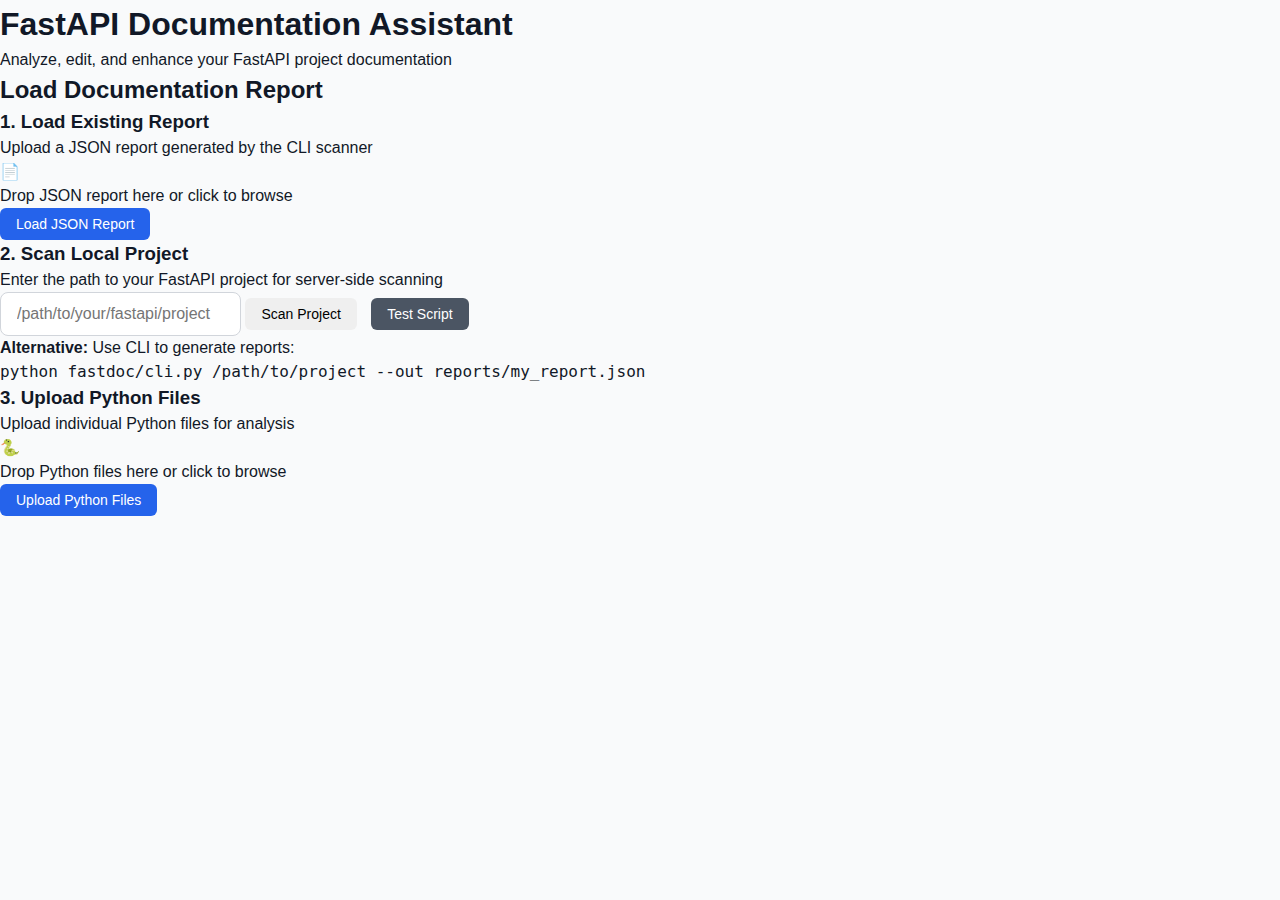
<file: frontend/index.html>
<!DOCTYPE html>
<html lang="en">
<head>
    <meta charset="UTF-8">
    <meta name="viewport" content="width=device-width, initial-scale=1.0">
    <title>FastAPI Documentation Assistant</title>
    <link rel="stylesheet" href="styles.css">
</head>
<body>
    <div class="container">
        <header>
            <h1>FastAPI Documentation Assistant</h1>
            <p>Analyze, edit, and enhance your FastAPI project documentation</p>
        </header>

        <main>
            <!-- Project Selection Section -->
            <section class="section" id="project-section">
                <h2>Load Documentation Report</h2>
                
                <!-- Method 1: Load existing report -->
                <div class="method-card">
                    <h3>1. Load Existing Report</h3>
                    <p>Upload a JSON report generated by the CLI scanner</p>
                    <div class="upload-area" id="json-upload-area">
                        <div class="upload-content">
                            <div class="upload-icon">📄</div>
                            <p>Drop JSON report here or click to browse</p>
                            <input type="file" id="json-file-input" accept=".json" style="display: none;">
                            <button class="btn btn-primary" onclick="document.getElementById('json-file-input').click()">
                                Load JSON Report
                            </button>
                        </div>
                    </div>
                </div>

                <!-- Method 2: Scan local project path -->
                <div class="method-card">
                    <h3>2. Scan Local Project</h3>
                    <p>Enter the path to your FastAPI project for server-side scanning</p>
                    <div class="path-input-area">
                        <input type="text" id="project-path-input" placeholder="/path/to/your/fastapi/project" class="path-input">
                        <button class="btn btn-success" onclick="scanLocalProject()">
                            Scan Project
                        </button>
                        <button class="btn btn-secondary" onclick="testFunction()" style="margin-left: 10px;">
                            Test Script
                        </button>
                    </div>
                    <div class="cli-hint">
                        <p><strong>Alternative:</strong> Use CLI to generate reports:</p>
                        <code>python fastdoc/cli.py /path/to/project --out reports/my_report.json</code>
                    </div>
                </div>

                <!-- Method 3: Upload individual files -->
                <div class="method-card">
                    <h3>3. Upload Python Files</h3>
                    <p>Upload individual Python files for analysis</p>
                    <div class="upload-area" id="files-upload-area">
                        <div class="upload-content">
                            <div class="upload-icon">🐍</div>
                            <p>Drop Python files here or click to browse</p>
                            <input type="file" id="python-files-input" multiple accept=".py" style="display: none;">
                            <button class="btn btn-primary" onclick="document.getElementById('python-files-input').click()">
                                Upload Python Files
                            </button>
                        </div>
                    </div>
                </div>

                <div class="project-info" id="project-info" style="display: none;">
                    <h3>Project Details</h3>
                    <div class="info-grid">
                        <div class="info-item">
                            <span class="label">Project Path:</span>
                            <span id="project-path"></span>
                        </div>
                        <div class="info-item">
                            <span class="label">Python Files:</span>
                            <span id="file-count"></span>
                        </div>
                        <div class="info-item">
                            <span class="label">FastAPI Detected:</span>
                            <span id="fastapi-status"></span>
                        </div>
                    </div>
                    <button class="btn btn-success" id="scan-btn" onclick="scanProject()">
                        Scan Project Now
                    </button>
                </div>
            </section>

            <!-- Scanning Progress -->
            <section class="section" id="scanning-section" style="display: none;">
                <h2>Scanning Project</h2>
                <div class="progress-container">
                    <div class="progress-bar">
                        <div class="progress-fill" id="progress-fill"></div>
                    </div>
                    <div class="progress-text">
                        <span id="progress-percentage">0%</span>
                        <span id="current-file"></span>
                    </div>
                </div>
            </section>

            <!-- Results Section -->
            <section class="section" id="results-section" style="display: none;">
                <h2>Documentation Overview</h2>
                
                <div class="stats-grid">
                    <div class="stat-card">
                        <h3 id="total-items">0</h3>
                        <p>Total Items</p>
                    </div>
                    <div class="stat-card">
                        <h3 id="documented-items">0</h3>
                        <p>Documented</p>
                    </div>
                    <div class="stat-card">
                        <h3 id="missing-docs">0</h3>
                        <p>Missing Docs</p>
                    </div>
                    <div class="stat-card">
                        <h3 id="coverage-percent">0%</h3>
                        <p>Coverage</p>
                    </div>
                </div>

                <!-- Confluence Integration Panel -->
                <div class="confluence-panel" id="confluence-panel" style="display: none;">
                    <h3>Confluence Integration</h3>
                    <div class="confluence-status" id="confluence-status">
                        <span id="confluence-status-text">Checking...</span>
                    </div>
                    <div class="confluence-actions">
                        <button class="btn btn-primary" onclick="publishCoverageReport()" id="publish-coverage-btn" disabled>
                            Publish Coverage Report
                        </button>
                        <button class="btn btn-secondary" onclick="publishAllEndpoints()" id="publish-endpoints-btn" disabled>
                            Publish All Endpoints
                        </button>
                    </div>
                </div>

                <!-- UML Generation Panel -->
                <div class="uml-panel" id="uml-panel" style="display: none;">
                    <h3>UML Diagram Generation</h3>
                    <div class="uml-controls">
                        <div class="control-group">
                            <label for="uml-config">Diagram Type:</label>
                            <select id="uml-config">
                                <option value="overview">Class Overview</option>
                                <option value="detailed">Detailed Classes</option>
                                <option value="services">Service Layer</option>
                                <option value="models">Data Models</option>
                                <option value="fastapi">FastAPI Architecture</option>
                            </select>
                        </div>
                        <button onclick="generateUMLDiagram()" class="btn btn-success">
                            Generate UML Diagram
                        </button>
                        <button onclick="showCustomUMLConfig()" class="btn btn-secondary" style="margin-left: 10px;">
                            Custom Configuration
                        </button>
                    </div>
                    
                    <div class="uml-results" id="uml-results" style="display: none;">
                        <div class="diagram-container">
                            <h4>Generated Diagrams</h4>
                            <div id="main-diagram-container"></div>
                            <div id="additional-diagrams-container"></div>
                        </div>
                        <div class="diagram-source" style="margin-top: 20px;">
                            <details>
                                <summary>PlantUML Source Code</summary>
                                <pre id="plantuml-source"></pre>
                            </details>
                        </div>
                    </div>
                </div>

                <!-- Custom UML Configuration Modal -->
                <div class="modal" id="custom-uml-modal" style="display: none;">
                    <div class="modal-content">
                        <h3>Custom UML Configuration</h3>
                        <div class="config-grid">
                            <div class="config-group">
                                <label><input type="checkbox" id="include-methods" checked> Include Methods</label>
                                <label><input type="checkbox" id="include-attributes" checked> Include Attributes</label>
                                <label><input type="checkbox" id="include-private"> Include Private Members</label>
                                <label><input type="checkbox" id="show-stereotypes" checked> Show Stereotypes</label>
                                <label><input type="checkbox" id="color-by-type" checked> Color by Type</label>
                                <label><input type="checkbox" id="group-by-package" checked> Group by Package</label>
                            </div>
                            <div class="config-group">
                                <label for="max-classes">Max Classes: <input type="number" id="max-classes" value="20" min="1" max="50"></label>
                                <label for="layout-direction">Layout Direction:
                                    <select id="layout-direction">
                                        <option value="top to bottom direction">Top to Bottom</option>
                                        <option value="left to right direction">Left to Right</option>
                                    </select>
                                </label>
                            </div>
                        </div>
                        <div class="modal-actions">
                            <button onclick="generateCustomUML()" class="btn btn-primary">Generate</button>
                            <button onclick="closeCustomUMLModal()" class="btn btn-secondary">Cancel</button>
                        </div>
                    </div>
                </div>

                <div class="filters">
                    <select id="type-filter">
                        <option value="">All Types</option>
                        <option value="FUNCTION">Functions</option>
                        <option value="CLASS">Classes</option>
                        <option value="ENDPOINT">Endpoints</option>
                        <option value="MODULE">Modules</option>
                    </select>
                    
                    <select id="doc-filter">
                        <option value="">All Items</option>
                        <option value="missing">Missing Documentation</option>
                        <option value="documented">Has Documentation</option>
                    </select>
                </div>

                <div class="table-container">
                    <table id="docs-table">
                        <thead>
                            <tr>
                                <th>Module</th>
                                <th>Name</th>
                                <th>Type</th>
                                <th>Has Doc</th>
                                <th>Coverage</th>
                                <th>Quality</th>
                                <th>Actions</th>
                            </tr>
                        </thead>
                        <tbody id="docs-table-body">
                        </tbody>
                    </table>
                </div>
            </section>

            <!-- Editor Section -->
            <section class="section" id="editor-section" style="display: none;">
                <h2>Documentation Editor</h2>
                
                <div class="editor-header">
                    <h3 id="editor-title">Edit Documentation</h3>
                    <button class="btn btn-secondary" onclick="closeEditor()">Close</button>
                </div>

                <div class="editor-content">
                    <div class="editor-left">
                        <div class="item-details">
                            <h4>Item Information</h4>
                            <div class="detail-grid">
                                <div class="detail-item">
                                    <span class="label">Module:</span>
                                    <span id="edit-module"></span>
                                </div>
                                <div class="detail-item">
                                    <span class="label">Name:</span>
                                    <span id="edit-name"></span>
                                </div>
                                <div class="detail-item">
                                    <span class="label">Type:</span>
                                    <span id="edit-type"></span>
                                </div>
                                <div class="detail-item">
                                    <span class="label">File:</span>
                                    <span id="edit-file"></span>
                                </div>
                                <div class="detail-item">
                                    <span class="label">Line:</span>
                                    <span id="edit-line"></span>
                                </div>
                            </div>
                        </div>

                        <div class="source-preview">
                            <h4>Source Preview</h4>
                            <pre id="source-code"></pre>
                        </div>
                    </div>

                    <div class="editor-right">
                        <div class="docstring-editor">
                            <h4>Docstring Editor</h4>
                            <textarea id="docstring-textarea" placeholder="Enter docstring content (without triple quotes)"></textarea>
                            
                            <div class="editor-actions">
                                <button class="btn btn-primary" onclick="saveDocstring()">Save Docstring</button>
                                <button class="btn btn-secondary" onclick="generateAI()" id="ai-btn">Generate with AI</button>
                                <button class="btn btn-warning" onclick="resetDocstring()">Reset</button>
                            </div>
                        </div>

                        <div class="preview-section">
                            <h4>Preview</h4>
                            <pre id="docstring-preview"></pre>
                        </div>
                    </div>
                </div>
            </section>
        </main>

        <!-- OpenAI Configuration Modal -->
        <div class="modal" id="openai-modal" style="display: none;">
            <div class="modal-content">
                <h3>OpenAI Configuration</h3>
                <p>Enter your OpenAI API key to enable AI-powered docstring generation:</p>
                <input type="password" id="openai-key" placeholder="sk-...">
                <div class="modal-actions">
                    <button class="btn btn-primary" onclick="saveOpenAIKey()">Save</button>
                    <button class="btn btn-secondary" onclick="closeModal()">Cancel</button>
                </div>
            </div>
        </div>
    </div>

    <script src="script.js"></script>
</body>
</html>
</file>
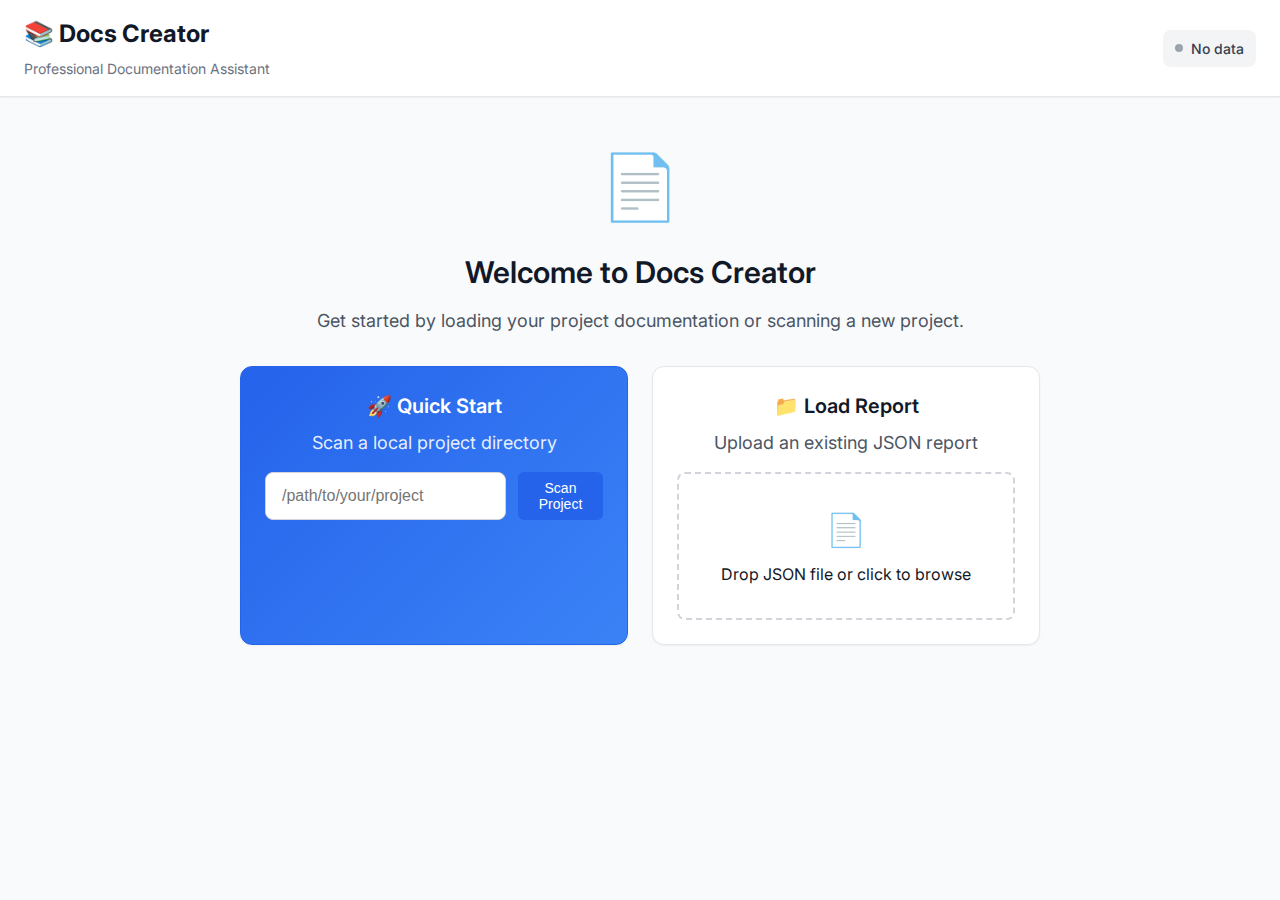
<file: frontend/index_new.html>
<!DOCTYPE html>
<html lang="en">
<head>
    <meta charset="UTF-8">
    <meta name="viewport" content="width=device-width, initial-scale=1.0">
    <title>Docs Creator - Documentation Assistant</title>
    <link rel="stylesheet" href="styles_new.css">
    <link href="https://fonts.googleapis.com/css2?family=Inter:wght@300;400;500;600;700&display=swap" rel="stylesheet">
</head>
<body>
    <div class="app-container">
        <!-- Header -->
        <header class="header">
            <div class="header-content">
                <div class="brand">
                    <h1>📚 Docs Creator</h1>
                    <span class="tagline">Professional Documentation Assistant</span>
                </div>
                <div class="header-actions">
                    <div class="status-indicator" id="data-status">
                        <span class="status-dot"></span>
                        <span class="status-text">No Data</span>
                    </div>
                </div>
            </div>
        </header>

        <!-- Main Dashboard -->
        <main class="dashboard" id="dashboard">
            <!-- Empty State -->
            <div class="empty-state" id="empty-state">
                <div class="empty-content">
                    <div class="empty-icon">📄</div>
                    <h2>Welcome to Docs Creator</h2>
                    <p>Get started by loading your project documentation or scanning a new project.</p>
                    
                    <div class="start-options">
                        <div class="option-card primary">
                            <h3>🚀 Quick Start</h3>
                            <p>Scan a local project directory</p>
                            <div class="input-group">
                                <input type="text" id="project-path-input" placeholder="/path/to/your/project" class="path-input">
                                <button onclick="scanLocalProject()" class="btn btn-primary">Scan Project</button>
                            </div>
                        </div>
                        
                        <div class="option-card">
                            <h3>📁 Load Report</h3>
                            <p>Upload an existing JSON report</p>
                            <div class="file-drop" id="json-drop-zone">
                                <input type="file" id="json-file-input" accept=".json" style="display: none;">
                                <div class="drop-content">
                                    <span class="drop-icon">📄</span>
                                    <span>Drop JSON file or click to browse</span>
                                </div>
                            </div>
                        </div>
                    </div>
                </div>
            </div>

            <!-- Loading State -->
            <div class="loading-state" id="loading-state" style="display: none;">
                <div class="loading-content">
                    <div class="loading-spinner"></div>
                    <h3>Processing Your Project</h3>
                    <p id="loading-message">Scanning files...</p>
                    <div class="progress-bar">
                        <div class="progress-fill" id="progress-fill"></div>
                    </div>
                    <span class="progress-text" id="progress-text">0%</span>
                </div>
            </div>

            <!-- Main Dashboard Grid -->
            <div class="dashboard-grid" id="main-dashboard" style="display: none;">
                <!-- Overview Card -->
                <div class="card overview-card">
                    <div class="card-header">
                        <h3>Project Overview</h3>
                        <div class="card-actions">
                            <button class="btn-icon" onclick="refreshData()" title="Refresh">
                                <span>🔄</span>
                            </button>
                        </div>
                    </div>
                    <div class="card-body">
                        <div class="stats-grid">
                            <div class="stat-item">
                                <div class="stat-value" id="total-items">-</div>
                                <div class="stat-label">Total Items</div>
                            </div>
                            <div class="stat-item">
                                <div class="stat-value" id="documented-items">-</div>
                                <div class="stat-label">Documented</div>
                            </div>
                            <div class="stat-item">
                                <div class="stat-value" id="coverage-percent">-</div>
                                <div class="stat-label">Coverage</div>
                            </div>
                            <div class="stat-item">
                                <div class="stat-value" id="missing-docs">-</div>
                                <div class="stat-label">Missing Docs</div>
                            </div>
                        </div>
                        
                        <div class="coverage-visual">
                            <div class="coverage-bar-container">
                                <div class="coverage-bar" id="coverage-bar"></div>
                            </div>
                        </div>
                    </div>
                </div>

                <!-- Actions Card -->
                <div class="card actions-card">
                    <div class="card-header">
                        <h3>Documentation Tools</h3>
                    </div>
                    <div class="card-body">
                        <div class="action-buttons">
                            <button onclick="generateUMLDashboard()" class="action-btn uml-btn">
                                <span class="btn-icon">🔗</span>
                                <div class="btn-content">
                                    <div class="btn-title">UML Diagrams</div>
                                    <div class="btn-subtitle">Visual system architecture</div>
                                </div>
                            </button>
                            
                            <button onclick="generateLatexDashboard()" class="action-btn latex-btn">
                                <span class="btn-icon">📄</span>
                                <div class="btn-content">
                                    <div class="btn-title">PDF Documentation</div>
                                    <div class="btn-subtitle">Professional LaTeX output</div>
                                </div>
                            </button>
                            
                            <button onclick="openConfluenceDashboard()" class="action-btn confluence-btn" id="confluence-action">
                                <span class="btn-icon">🌐</span>
                                <div class="btn-content">
                                    <div class="btn-title">Confluence</div>
                                    <div class="btn-subtitle">Team collaboration</div>
                                </div>
                            </button>
                        </div>
                    </div>
                </div>

                <!-- Data Table Card -->
                <div class="card table-card">
                    <div class="card-header">
                        <h3>Documentation Items</h3>
                        <div class="card-actions">
                            <div class="filters">
                                <select id="type-filter" class="filter-select">
                                    <option value="">All Types</option>
                                    <option value="FUNCTION">Functions</option>
                                    <option value="CLASS">Classes</option>
                                    <option value="ENDPOINT">Endpoints</option>
                                    <option value="MODULE">Modules</option>
                                </select>
                                
                                <select id="doc-filter" class="filter-select">
                                    <option value="">All Items</option>
                                    <option value="missing">Missing Documentation</option>
                                    <option value="documented">Has Documentation</option>
                                </select>
                            </div>
                        </div>
                    </div>
                    <div class="card-body">
                        <div class="table-container">
                            <table class="data-table">
                                <thead>
                                    <tr>
                                        <th>Module</th>
                                        <th>Name</th>
                                        <th>Type</th>
                                        <th>Documented</th>
                                        <th>Coverage</th>
                                        <th>Quality</th>
                                        <th>Actions</th>
                                    </tr>
                                </thead>
                                <tbody id="docs-table-body">
                                    <!-- Dynamic content -->
                                </tbody>
                            </table>
                        </div>
                    </div>
                </div>
            </div>
        </main>

        <!-- Action Modals -->
        <div class="modal" id="uml-modal" style="display: none;">
            <div class="modal-content">
                <div class="modal-header">
                    <h3>Generate UML Diagrams</h3>
                    <button class="modal-close" onclick="closeModal('uml-modal')">&times;</button>
                </div>
                <div class="modal-body">
                    <p>Choose the type of UML diagram to generate:</p>
                    <div class="diagram-options">
                        <button onclick="generateUMLType('overview')" class="option-btn">Overview</button>
                        <button onclick="generateUMLType('detailed')" class="option-btn">Detailed</button>
                        <button onclick="generateUMLType('inheritance')" class="option-btn">Inheritance</button>
                        <button onclick="generateUMLType('composition')" class="option-btn">Composition</button>
                    </div>
                </div>
            </div>
        </div>

        <div class="modal" id="latex-modal" style="display: none;">
            <div class="modal-content">
                <div class="modal-header">
                    <h3>Generate PDF Documentation</h3>
                    <button class="modal-close" onclick="closeModal('latex-modal')">&times;</button>
                </div>
                <div class="modal-body">
                    <div class="form-group">
                        <label for="pdf-project-name">Project Name:</label>
                        <input type="text" id="pdf-project-name" value="API Documentation" class="form-input">
                    </div>
                    <div class="form-group">
                        <label>
                            <input type="checkbox" id="include-uml-pdf" checked> Include UML Diagrams
                        </label>
                    </div>
                    <button onclick="generatePDF()" class="btn btn-primary full-width">Generate PDF</button>
                    <div id="pdf-status" class="status-message"></div>
                </div>
            </div>
        </div>

        <!-- Editor Panel (slide-in from right) -->
        <div class="editor-panel" id="editor-panel" style="display: none;">
            <div class="editor-header">
                <h3 id="editor-title">Edit Documentation</h3>
                <button class="editor-close" onclick="closeEditor()">&times;</button>
            </div>
            <div class="editor-content">
                <div class="editor-info">
                    <div class="info-grid">
                        <div class="info-item">
                            <label>Module:</label>
                            <span id="edit-module"></span>
                        </div>
                        <div class="info-item">
                            <label>Name:</label>
                            <span id="edit-name"></span>
                        </div>
                        <div class="info-item">
                            <label>Type:</label>
                            <span id="edit-type"></span>
                        </div>
                        <div class="info-item">
                            <label>File:</label>
                            <span id="edit-file"></span>
                        </div>
                    </div>
                </div>
                
                <div class="editor-source">
                    <h4>Source Code</h4>
                    <pre id="source-code" class="source-preview"></pre>
                </div>
                
                <div class="editor-docstring">
                    <div class="docstring-header">
                        <h4>Documentation</h4>
                        <div class="docstring-actions">
                            <button onclick="generateAI()" class="btn btn-secondary" id="ai-btn">✨ AI Generate</button>
                            <button onclick="resetDocstring()" class="btn btn-outline">Reset</button>
                        </div>
                    </div>
                    <textarea id="docstring-textarea" placeholder="Enter documentation..." class="docstring-input"></textarea>
                    <div class="preview-section">
                        <h5>Preview</h5>
                        <pre id="docstring-preview" class="docstring-preview"></pre>
                    </div>
                    <button onclick="saveDocstring()" class="btn btn-primary full-width">Save Documentation</button>
                </div>
            </div>
        </div>

        <!-- OpenAI Modal -->
        <div class="modal" id="openai-modal" style="display: none;">
            <div class="modal-content">
                <div class="modal-header">
                    <h3>OpenAI Configuration</h3>
                    <button class="modal-close" onclick="closeModal('openai-modal')">&times;</button>
                </div>
                <div class="modal-body">
                    <div class="form-group">
                        <label for="openai-key">API Key:</label>
                        <input type="password" id="openai-key" placeholder="sk-..." class="form-input">
                    </div>
                    <button onclick="saveOpenAIKey()" class="btn btn-primary full-width">Save Key</button>
                </div>
            </div>
        </div>
    </div>

    <script src="script_new.js"></script>
</body>
</html>
</file>
<file: frontend/styles.css>
/* Modern Documentation Dashboard - 2025 Design */

* {
    margin: 0;
    padding: 0;
    box-sizing: border-box;
}

:root {
    /* Colors - Modern 2025 Palette */
    --color-primary: #2563eb;
    --color-primary-hover: #1d4ed8;
    --color-success: #059669;
    --color-warning: #ea580c;
    --color-error: #dc2626;
    
    --color-gray-50: #f9fafb;
    --color-gray-100: #f3f4f6;
    --color-gray-200: #e5e7eb;
    --color-gray-300: #d1d5db;
    --color-gray-400: #9ca3af;
    --color-gray-500: #6b7280;
    --color-gray-600: #4b5563;
    --color-gray-700: #374151;
    --color-gray-800: #1f2937;
    --color-gray-900: #111827;
    
    /* Typography */
    --font-family: 'Inter', -apple-system, BlinkMacSystemFont, 'Segoe UI', sans-serif;
    --font-size-xs: 0.75rem;
    --font-size-sm: 0.875rem;
    --font-size-base: 1rem;
    --font-size-lg: 1.125rem;
    --font-size-xl: 1.25rem;
    --font-size-2xl: 1.5rem;
    --font-size-3xl: 1.875rem;
    
    /* Spacing */
    --space-1: 0.25rem;
    --space-2: 0.5rem;
    --space-3: 0.75rem;
    --space-4: 1rem;
    --space-5: 1.25rem;
    --space-6: 1.5rem;
    --space-8: 2rem;
    --space-12: 3rem;
    --space-16: 4rem;
    
    /* Shadows */
    --shadow-sm: 0 1px 2px 0 rgb(0 0 0 / 0.05);
    --shadow-md: 0 4px 6px -1px rgb(0 0 0 / 0.1), 0 2px 4px -2px rgb(0 0 0 / 0.1);
    --shadow-lg: 0 10px 15px -3px rgb(0 0 0 / 0.1), 0 4px 6px -4px rgb(0 0 0 / 0.1);
    
    /* Border radius */
    --radius-sm: 0.25rem;
    --radius-md: 0.375rem;
    --radius-lg: 0.5rem;
    --radius-xl: 0.75rem;
}

body {
    font-family: var(--font-family);
    font-size: var(--font-size-base);
    line-height: 1.5;
    color: var(--color-gray-900);
    background-color: var(--color-gray-50);
    overflow-x: hidden;
}

/* App Container */
.app-container {
    min-height: 100vh;
    display: flex;
    flex-direction: column;
}

/* Header */
.header {
    background: white;
    border-bottom: 1px solid var(--color-gray-200);
    box-shadow: var(--shadow-sm);
    position: sticky;
    top: 0;
    z-index: 40;
}

.header-content {
    max-width: 1400px;
    margin: 0 auto;
    padding: var(--space-4) var(--space-6);
    display: flex;
    justify-content: space-between;
    align-items: center;
}

.brand h1 {
    font-size: var(--font-size-2xl);
    font-weight: 700;
    color: var(--color-gray-900);
    margin-bottom: var(--space-1);
}

.tagline {
    font-size: var(--font-size-sm);
    color: var(--color-gray-500);
    font-weight: 400;
}

.status-indicator {
    display: flex;
    align-items: center;
    gap: var(--space-2);
    padding: var(--space-2) var(--space-3);
    background: var(--color-gray-100);
    border-radius: var(--radius-lg);
}

.status-dot {
    width: 8px;
    height: 8px;
    border-radius: 50%;
    background: var(--color-gray-400);
}

.status-dot.active {
    background: var(--color-success);
}

.status-text {
    font-size: var(--font-size-sm);
    font-weight: 500;
    color: var(--color-gray-700);
}

/* Dashboard */
.dashboard {
    flex: 1;
    max-width: 1400px;
    margin: 0 auto;
    padding: var(--space-6);
    width: 100%;
}

/* Empty State */
.empty-state {
    display: flex;
    align-items: center;
    justify-content: center;
    min-height: 60vh;
}

.empty-content {
    text-align: center;
    max-width: 800px;
}

.empty-icon {
    font-size: 4rem;
    margin-bottom: var(--space-4);
}

.empty-content h2 {
    font-size: var(--font-size-3xl);
    font-weight: 600;
    color: var(--color-gray-900);
    margin-bottom: var(--space-3);
}

.empty-content p {
    font-size: var(--font-size-lg);
    color: var(--color-gray-600);
    margin-bottom: var(--space-8);
}

.start-options {
    display: grid;
    grid-template-columns: 1fr 1fr;
    gap: var(--space-6);
    margin-top: var(--space-8);
}

.option-card {
    background: white;
    border: 1px solid var(--color-gray-200);
    border-radius: var(--radius-xl);
    padding: var(--space-6);
    box-shadow: var(--shadow-sm);
    transition: all 0.2s ease;
}

.option-card:hover {
    box-shadow: var(--shadow-md);
    transform: translateY(-2px);
}

.option-card.primary {
    border-color: var(--color-primary);
    background: linear-gradient(135deg, var(--color-primary) 0%, #3b82f6 100%);
    color: white;
}

.option-card h3 {
    font-size: var(--font-size-xl);
    font-weight: 600;
    margin-bottom: var(--space-2);
}

.option-card p {
    color: var(--color-gray-600);
    margin-bottom: var(--space-4);
}

.option-card.primary p {
    color: rgba(255, 255, 255, 0.9);
}

.input-group {
    display: flex;
    gap: var(--space-3);
}

.path-input {
    flex: 1;
    padding: var(--space-3) var(--space-4);
    border: 1px solid var(--color-gray-300);
    border-radius: var(--radius-lg);
    font-size: var(--font-size-base);
    transition: border-color 0.2s ease;
}

.path-input:focus {
    outline: none;
    border-color: var(--color-primary);
    box-shadow: 0 0 0 3px rgba(37, 99, 235, 0.1);
}

.file-drop {
    border: 2px dashed var(--color-gray-300);
    border-radius: var(--radius-lg);
    padding: var(--space-8);
    text-align: center;
    cursor: pointer;
    transition: all 0.2s ease;
}

.file-drop:hover {
    border-color: var(--color-primary);
    background: var(--color-gray-50);
}

.drop-content {
    display: flex;
    flex-direction: column;
    align-items: center;
    gap: var(--space-2);
}

.drop-icon {
    font-size: 2rem;
    color: var(--color-gray-400);
}

/* Loading State */
.loading-state {
    display: flex;
    align-items: center;
    justify-content: center;
    min-height: 60vh;
}

.loading-content {
    text-align: center;
    max-width: 400px;
}

.loading-spinner {
    width: 48px;
    height: 48px;
    border: 4px solid var(--color-gray-200);
    border-top-color: var(--color-primary);
    border-radius: 50%;
    animation: spin 1s linear infinite;
    margin: 0 auto var(--space-4);
}

@keyframes spin {
    to { transform: rotate(360deg); }
}

.loading-content h3 {
    font-size: var(--font-size-xl);
    font-weight: 600;
    margin-bottom: var(--space-2);
}

.progress-bar {
    width: 100%;
    height: 8px;
    background: var(--color-gray-200);
    border-radius: var(--radius-lg);
    overflow: hidden;
    margin: var(--space-4) 0;
}

.progress-fill {
    height: 100%;
    background: linear-gradient(90deg, var(--color-primary), #3b82f6);
    border-radius: var(--radius-lg);
    transition: width 0.3s ease;
    width: 0%;
}

.progress-text {
    font-size: var(--font-size-sm);
    font-weight: 500;
    color: var(--color-gray-600);
}

/* Dashboard Grid */
.dashboard-grid {
    display: grid;
    grid-template-columns: 1fr 1fr;
    grid-template-rows: auto auto 1fr;
    gap: var(--space-6);
    grid-template-areas: 
        "overview actions"
        "table table"
        "table table";
}

.overview-card {
    grid-area: overview;
}

.actions-card {
    grid-area: actions;
}

.table-card {
    grid-area: table;
}

/* Cards */
.card {
    background: white;
    border: 1px solid var(--color-gray-200);
    border-radius: var(--radius-xl);
    box-shadow: var(--shadow-sm);
    overflow: hidden;
}

.card-header {
    padding: var(--space-5) var(--space-6);
    border-bottom: 1px solid var(--color-gray-200);
    display: flex;
    justify-content: space-between;
    align-items: center;
}

.card-header h3 {
    font-size: var(--font-size-lg);
    font-weight: 600;
    color: var(--color-gray-900);
}

.card-body {
    padding: var(--space-6);
}

.card-actions {
    display: flex;
    gap: var(--space-2);
}

/* Stats Grid */
.stats-grid {
    display: grid;
    grid-template-columns: repeat(4, 1fr);
    gap: var(--space-4);
    margin-bottom: var(--space-6);
}

.stat-item {
    text-align: center;
}

.stat-value {
    font-size: var(--font-size-2xl);
    font-weight: 700;
    color: var(--color-gray-900);
    line-height: 1;
}

.stat-label {
    font-size: var(--font-size-sm);
    color: var(--color-gray-500);
    margin-top: var(--space-1);
}

.coverage-visual {
    margin-top: var(--space-4);
}

.coverage-bar-container {
    width: 100%;
    height: 12px;
    background: var(--color-gray-200);
    border-radius: var(--radius-lg);
    overflow: hidden;
}

.coverage-bar {
    height: 100%;
    background: linear-gradient(90deg, var(--color-success), #10b981);
    border-radius: var(--radius-lg);
    transition: width 0.6s ease;
    width: 0%;
}

/* Actions */
.action-buttons {
    display: flex;
    flex-direction: column;
    gap: var(--space-3);
}

.action-btn {
    display: flex;
    align-items: center;
    gap: var(--space-4);
    padding: var(--space-4);
    background: white;
    border: 1px solid var(--color-gray-200);
    border-radius: var(--radius-lg);
    cursor: pointer;
    transition: all 0.2s ease;
    text-align: left;
    width: 100%;
}

.action-btn:hover {
    border-color: var(--color-primary);
    box-shadow: var(--shadow-md);
    transform: translateY(-1px);
}

.action-btn .btn-icon {
    font-size: 1.5rem;
    width: 40px;
    height: 40px;
    background: var(--color-gray-100);
    border-radius: var(--radius-lg);
    display: flex;
    align-items: center;
    justify-content: center;
    flex-shrink: 0;
}

.action-btn .btn-title {
    font-weight: 600;
    color: var(--color-gray-900);
    margin-bottom: var(--space-1);
}

.action-btn .btn-subtitle {
    font-size: var(--font-size-sm);
    color: var(--color-gray-500);
}

/* Filters */
.filters {
    display: flex;
    gap: var(--space-3);
}

.filter-select {
    padding: var(--space-2) var(--space-3);
    border: 1px solid var(--color-gray-300);
    border-radius: var(--radius-md);
    font-size: var(--font-size-sm);
    background: white;
}

/* Table */
.table-container {
    overflow-x: auto;
}

.data-table {
    width: 100%;
    border-collapse: collapse;
}

.data-table th {
    text-align: left;
    padding: var(--space-3) var(--space-4);
    font-weight: 600;
    font-size: var(--font-size-sm);
    color: var(--color-gray-700);
    border-bottom: 1px solid var(--color-gray-200);
    background: var(--color-gray-50);
}

.data-table td {
    padding: var(--space-3) var(--space-4);
    border-bottom: 1px solid var(--color-gray-200);
    font-size: var(--font-size-sm);
}

.data-table tr:hover {
    background: var(--color-gray-50);
}

/* Buttons */
.btn {
    display: inline-flex;
    align-items: center;
    justify-content: center;
    padding: var(--space-2) var(--space-4);
    font-size: var(--font-size-sm);
    font-weight: 500;
    border-radius: var(--radius-md);
    border: none;
    cursor: pointer;
    transition: all 0.2s ease;
    text-decoration: none;
    gap: var(--space-2);
}

.btn-primary {
    background: var(--color-primary);
    color: white;
}

.btn-primary:hover {
    background: var(--color-primary-hover);
    transform: translateY(-1px);
    box-shadow: var(--shadow-md);
}

.btn-secondary {
    background: var(--color-gray-600);
    color: white;
}

.btn-secondary:hover {
    background: var(--color-gray-700);
}

.btn-outline {
    background: transparent;
    color: var(--color-gray-700);
    border: 1px solid var(--color-gray-300);
}

.btn-outline:hover {
    background: var(--color-gray-50);
    border-color: var(--color-gray-400);
}

.btn-icon {
    background: transparent;
    border: none;
    cursor: pointer;
    padding: var(--space-2);
    border-radius: var(--radius-md);
    transition: background 0.2s ease;
}

.btn-icon:hover {
    background: var(--color-gray-100);
}

.full-width {
    width: 100%;
}

/* Modals */
.modal {
    position: fixed;
    top: 0;
    left: 0;
    right: 0;
    bottom: 0;
    background: rgba(0, 0, 0, 0.5);
    display: flex;
    align-items: center;
    justify-content: center;
    z-index: 50;
    opacity: 0;
    visibility: hidden;
    transition: all 0.2s ease;
}

.modal.show {
    opacity: 1;
    visibility: visible;
}

.modal-content {
    background: white;
    border-radius: var(--radius-xl);
    box-shadow: var(--shadow-lg);
    max-width: 500px;
    width: 90vw;
    max-height: 90vh;
    overflow: hidden;
}

.modal-header {
    padding: var(--space-5) var(--space-6);
    border-bottom: 1px solid var(--color-gray-200);
    display: flex;
    justify-content: space-between;
    align-items: center;
}

.modal-header h3 {
    font-size: var(--font-size-lg);
    font-weight: 600;
}

.modal-close {
    background: none;
    border: none;
    font-size: 1.5rem;
    cursor: pointer;
    color: var(--color-gray-400);
    padding: var(--space-1);
}

.modal-close:hover {
    color: var(--color-gray-600);
}

.modal-body {
    padding: var(--space-6);
    max-height: 70vh;
    overflow-y: auto;
}

/* Forms */
.form-group {
    margin-bottom: var(--space-4);
}

.form-group label {
    display: block;
    font-weight: 500;
    color: var(--color-gray-700);
    margin-bottom: var(--space-2);
}

.form-input {
    width: 100%;
    padding: var(--space-3) var(--space-4);
    border: 1px solid var(--color-gray-300);
    border-radius: var(--radius-lg);
    font-size: var(--font-size-base);
    transition: border-color 0.2s ease;
}

.form-input:focus {
    outline: none;
    border-color: var(--color-primary);
    box-shadow: 0 0 0 3px rgba(37, 99, 235, 0.1);
}

/* Editor Panel */
.editor-panel {
    position: fixed;
    top: 0;
    right: -600px;
    width: 600px;
    height: 100vh;
    background: white;
    box-shadow: var(--shadow-lg);
    z-index: 45;
    transition: right 0.3s ease;
    overflow-y: auto;
}

.editor-panel.show {
    right: 0;
}

.editor-header {
    padding: var(--space-5) var(--space-6);
    border-bottom: 1px solid var(--color-gray-200);
    display: flex;
    justify-content: space-between;
    align-items: center;
    background: var(--color-gray-50);
    position: sticky;
    top: 0;
    z-index: 1;
}

.editor-close {
    background: none;
    border: none;
    font-size: 1.5rem;
    cursor: pointer;
    color: var(--color-gray-400);
    padding: var(--space-1);
}

.editor-content {
    padding: var(--space-6);
}

.info-grid {
    display: grid;
    grid-template-columns: 1fr 1fr;
    gap: var(--space-4);
    margin-bottom: var(--space-6);
}

.info-item {
    display: flex;
    flex-direction: column;
    gap: var(--space-1);
}

.info-item label {
    font-size: var(--font-size-sm);
    font-weight: 500;
    color: var(--color-gray-500);
}

.info-item span {
    font-family: 'Monaco', 'Menlo', monospace;
    font-size: var(--font-size-sm);
    color: var(--color-gray-900);
}

.source-preview {
    background: var(--color-gray-900);
    color: #f8f8f2;
    padding: var(--space-4);
    border-radius: var(--radius-lg);
    font-family: 'Monaco', 'Menlo', monospace;
    font-size: var(--font-size-sm);
    line-height: 1.4;
    overflow-x: auto;
    margin-bottom: var(--space-6);
}

.docstring-header {
    display: flex;
    justify-content: space-between;
    align-items: center;
    margin-bottom: var(--space-4);
}

.docstring-actions {
    display: flex;
    gap: var(--space-2);
}

.docstring-input {
    width: 100%;
    min-height: 120px;
    padding: var(--space-4);
    border: 1px solid var(--color-gray-300);
    border-radius: var(--radius-lg);
    font-family: var(--font-family);
    font-size: var(--font-size-base);
    resize: vertical;
    margin-bottom: var(--space-4);
}

.docstring-preview {
    background: var(--color-gray-50);
    border: 1px solid var(--color-gray-200);
    border-radius: var(--radius-lg);
    padding: var(--space-4);
    font-family: 'Monaco', 'Menlo', monospace;
    font-size: var(--font-size-sm);
    margin-bottom: var(--space-4);
    white-space: pre-wrap;
}

/* Status Messages */
.status-message {
    margin-top: var(--space-4);
    padding: var(--space-3);
    border-radius: var(--radius-md);
    font-size: var(--font-size-sm);
}

.status-message.success {
    background: #dcfce7;
    color: #166534;
    border: 1px solid #bbf7d0;
}

.status-message.error {
    background: #fef2f2;
    color: #991b1b;
    border: 1px solid #fecaca;
}

/* Option buttons */
.diagram-options {
    display: grid;
    grid-template-columns: 1fr 1fr;
    gap: var(--space-3);
    margin-top: var(--space-4);
}

.option-btn {
    padding: var(--space-3) var(--space-4);
    background: var(--color-gray-100);
    border: 1px solid var(--color-gray-300);
    border-radius: var(--radius-lg);
    cursor: pointer;
    transition: all 0.2s ease;
    font-weight: 500;
}

.option-btn:hover {
    background: var(--color-primary);
    color: white;
    border-color: var(--color-primary);
}

/* Additional Components */
.badge {
    display: inline-block;
    padding: var(--space-1) var(--space-2);
    font-size: var(--font-size-xs);
    font-weight: 500;
    background: var(--color-gray-100);
    color: var(--color-gray-700);
    border-radius: var(--radius-sm);
}

.status-badge {
    display: inline-flex;
    align-items: center;
    justify-content: center;
    width: 24px;
    height: 24px;
    border-radius: 50%;
    font-weight: 600;
    font-size: var(--font-size-sm);
}

.status-badge.success {
    background: var(--color-success);
    color: white;
}

.status-badge.error {
    background: var(--color-error);
    color: white;
}

.mini-progress {
    width: 60px;
    height: 6px;
    background: var(--color-gray-200);
    border-radius: var(--radius-sm);
    overflow: hidden;
    display: inline-block;
    vertical-align: middle;
    margin-right: var(--space-2);
}

.mini-progress-fill {
    height: 100%;
    background: linear-gradient(90deg, var(--color-success), #10b981);
    border-radius: var(--radius-sm);
    transition: width 0.3s ease;
}

.btn-sm {
    padding: var(--space-1) var(--space-2);
    font-size: var(--font-size-xs);
}

.disabled {
    opacity: 0.5;
    pointer-events: none;
}

/* Responsive Design */
@media (max-width: 1024px) {
    .dashboard-grid {
        grid-template-columns: 1fr;
        grid-template-areas: 
            "overview"
            "actions"
            "table";
    }
    
    .start-options {
        grid-template-columns: 1fr;
    }
    
    .stats-grid {
        grid-template-columns: repeat(2, 1fr);
    }
    
    .editor-panel {
        width: 100vw;
        right: -100vw;
    }
}

@media (max-width: 640px) {
    .dashboard {
        padding: var(--space-4);
    }
    
    .header-content {
        padding: var(--space-3) var(--space-4);
    }
    
    .stats-grid {
        grid-template-columns: 1fr;
    }
    
    .input-group {
        flex-direction: column;
    }
    
    .filters {
        flex-direction: column;
    }
}
</file>
<file: frontend/styles_new.css>
/* Modern Documentation Dashboard - 2025 Design */

* {
    margin: 0;
    padding: 0;
    box-sizing: border-box;
}

:root {
    /* Colors - Modern 2025 Palette */
    --color-primary: #2563eb;
    --color-primary-hover: #1d4ed8;
    --color-success: #059669;
    --color-warning: #ea580c;
    --color-error: #dc2626;
    
    --color-gray-50: #f9fafb;
    --color-gray-100: #f3f4f6;
    --color-gray-200: #e5e7eb;
    --color-gray-300: #d1d5db;
    --color-gray-400: #9ca3af;
    --color-gray-500: #6b7280;
    --color-gray-600: #4b5563;
    --color-gray-700: #374151;
    --color-gray-800: #1f2937;
    --color-gray-900: #111827;
    
    /* Typography */
    --font-family: 'Inter', -apple-system, BlinkMacSystemFont, 'Segoe UI', sans-serif;
    --font-size-xs: 0.75rem;
    --font-size-sm: 0.875rem;
    --font-size-base: 1rem;
    --font-size-lg: 1.125rem;
    --font-size-xl: 1.25rem;
    --font-size-2xl: 1.5rem;
    --font-size-3xl: 1.875rem;
    
    /* Spacing */
    --space-1: 0.25rem;
    --space-2: 0.5rem;
    --space-3: 0.75rem;
    --space-4: 1rem;
    --space-5: 1.25rem;
    --space-6: 1.5rem;
    --space-8: 2rem;
    --space-12: 3rem;
    --space-16: 4rem;
    
    /* Shadows */
    --shadow-sm: 0 1px 2px 0 rgb(0 0 0 / 0.05);
    --shadow-md: 0 4px 6px -1px rgb(0 0 0 / 0.1), 0 2px 4px -2px rgb(0 0 0 / 0.1);
    --shadow-lg: 0 10px 15px -3px rgb(0 0 0 / 0.1), 0 4px 6px -4px rgb(0 0 0 / 0.1);
    
    /* Border radius */
    --radius-sm: 0.25rem;
    --radius-md: 0.375rem;
    --radius-lg: 0.5rem;
    --radius-xl: 0.75rem;
}

body {
    font-family: var(--font-family);
    font-size: var(--font-size-base);
    line-height: 1.5;
    color: var(--color-gray-900);
    background-color: var(--color-gray-50);
    overflow-x: hidden;
}

/* App Container */
.app-container {
    min-height: 100vh;
    display: flex;
    flex-direction: column;
}

/* Header */
.header {
    background: white;
    border-bottom: 1px solid var(--color-gray-200);
    box-shadow: var(--shadow-sm);
    position: sticky;
    top: 0;
    z-index: 40;
}

.header-content {
    max-width: 1400px;
    margin: 0 auto;
    padding: var(--space-4) var(--space-6);
    display: flex;
    justify-content: space-between;
    align-items: center;
}

.brand h1 {
    font-size: var(--font-size-2xl);
    font-weight: 700;
    color: var(--color-gray-900);
    margin-bottom: var(--space-1);
}

.tagline {
    font-size: var(--font-size-sm);
    color: var(--color-gray-500);
    font-weight: 400;
}

.status-indicator {
    display: flex;
    align-items: center;
    gap: var(--space-2);
    padding: var(--space-2) var(--space-3);
    background: var(--color-gray-100);
    border-radius: var(--radius-lg);
}

.status-dot {
    width: 8px;
    height: 8px;
    border-radius: 50%;
    background: var(--color-gray-400);
}

.status-dot.active {
    background: var(--color-success);
}

.status-text {
    font-size: var(--font-size-sm);
    font-weight: 500;
    color: var(--color-gray-700);
}

/* Dashboard */
.dashboard {
    flex: 1;
    max-width: 1400px;
    margin: 0 auto;
    padding: var(--space-6);
    width: 100%;
}

/* Empty State */
.empty-state {
    display: flex;
    align-items: center;
    justify-content: center;
    min-height: 60vh;
}

.empty-content {
    text-align: center;
    max-width: 800px;
}

.empty-icon {
    font-size: 4rem;
    margin-bottom: var(--space-4);
}

.empty-content h2 {
    font-size: var(--font-size-3xl);
    font-weight: 600;
    color: var(--color-gray-900);
    margin-bottom: var(--space-3);
}

.empty-content p {
    font-size: var(--font-size-lg);
    color: var(--color-gray-600);
    margin-bottom: var(--space-8);
}

.start-options {
    display: grid;
    grid-template-columns: 1fr 1fr;
    gap: var(--space-6);
    margin-top: var(--space-8);
}

.option-card {
    background: white;
    border: 1px solid var(--color-gray-200);
    border-radius: var(--radius-xl);
    padding: var(--space-6);
    box-shadow: var(--shadow-sm);
    transition: all 0.2s ease;
}

.option-card:hover {
    box-shadow: var(--shadow-md);
    transform: translateY(-2px);
}

.option-card.primary {
    border-color: var(--color-primary);
    background: linear-gradient(135deg, var(--color-primary) 0%, #3b82f6 100%);
    color: white;
}

.option-card h3 {
    font-size: var(--font-size-xl);
    font-weight: 600;
    margin-bottom: var(--space-2);
}

.option-card p {
    color: var(--color-gray-600);
    margin-bottom: var(--space-4);
}

.option-card.primary p {
    color: rgba(255, 255, 255, 0.9);
}

.input-group {
    display: flex;
    gap: var(--space-3);
}

.path-input {
    flex: 1;
    padding: var(--space-3) var(--space-4);
    border: 1px solid var(--color-gray-300);
    border-radius: var(--radius-lg);
    font-size: var(--font-size-base);
    transition: border-color 0.2s ease;
}

.path-input:focus {
    outline: none;
    border-color: var(--color-primary);
    box-shadow: 0 0 0 3px rgba(37, 99, 235, 0.1);
}

.file-drop {
    border: 2px dashed var(--color-gray-300);
    border-radius: var(--radius-lg);
    padding: var(--space-8);
    text-align: center;
    cursor: pointer;
    transition: all 0.2s ease;
}

.file-drop:hover {
    border-color: var(--color-primary);
    background: var(--color-gray-50);
}

.drop-content {
    display: flex;
    flex-direction: column;
    align-items: center;
    gap: var(--space-2);
}

.drop-icon {
    font-size: 2rem;
    color: var(--color-gray-400);
}

/* Loading State */
.loading-state {
    display: flex;
    align-items: center;
    justify-content: center;
    min-height: 60vh;
}

.loading-content {
    text-align: center;
    max-width: 400px;
}

.loading-spinner {
    width: 48px;
    height: 48px;
    border: 4px solid var(--color-gray-200);
    border-top-color: var(--color-primary);
    border-radius: 50%;
    animation: spin 1s linear infinite;
    margin: 0 auto var(--space-4);
}

@keyframes spin {
    to { transform: rotate(360deg); }
}

.loading-content h3 {
    font-size: var(--font-size-xl);
    font-weight: 600;
    margin-bottom: var(--space-2);
}

.progress-bar {
    width: 100%;
    height: 8px;
    background: var(--color-gray-200);
    border-radius: var(--radius-lg);
    overflow: hidden;
    margin: var(--space-4) 0;
}

.progress-fill {
    height: 100%;
    background: linear-gradient(90deg, var(--color-primary), #3b82f6);
    border-radius: var(--radius-lg);
    transition: width 0.3s ease;
    width: 0%;
}

.progress-text {
    font-size: var(--font-size-sm);
    font-weight: 500;
    color: var(--color-gray-600);
}

/* Dashboard Grid */
.dashboard-grid {
    display: grid;
    grid-template-columns: 1fr 1fr;
    grid-template-rows: auto auto 1fr;
    gap: var(--space-6);
    grid-template-areas: 
        "overview actions"
        "table table"
        "table table";
}

.overview-card {
    grid-area: overview;
}

.actions-card {
    grid-area: actions;
}

.table-card {
    grid-area: table;
}

/* Cards */
.card {
    background: white;
    border: 1px solid var(--color-gray-200);
    border-radius: var(--radius-xl);
    box-shadow: var(--shadow-sm);
    overflow: hidden;
}

.card-header {
    padding: var(--space-5) var(--space-6);
    border-bottom: 1px solid var(--color-gray-200);
    display: flex;
    justify-content: space-between;
    align-items: center;
}

.card-header h3 {
    font-size: var(--font-size-lg);
    font-weight: 600;
    color: var(--color-gray-900);
}

.card-body {
    padding: var(--space-6);
}

.card-actions {
    display: flex;
    gap: var(--space-2);
}

/* Stats Grid */
.stats-grid {
    display: grid;
    grid-template-columns: repeat(4, 1fr);
    gap: var(--space-4);
    margin-bottom: var(--space-6);
}

.stat-item {
    text-align: center;
}

.stat-value {
    font-size: var(--font-size-2xl);
    font-weight: 700;
    color: var(--color-gray-900);
    line-height: 1;
}

.stat-label {
    font-size: var(--font-size-sm);
    color: var(--color-gray-500);
    margin-top: var(--space-1);
}

.coverage-visual {
    margin-top: var(--space-4);
}

.coverage-bar-container {
    width: 100%;
    height: 12px;
    background: var(--color-gray-200);
    border-radius: var(--radius-lg);
    overflow: hidden;
}

.coverage-bar {
    height: 100%;
    background: linear-gradient(90deg, var(--color-success), #10b981);
    border-radius: var(--radius-lg);
    transition: width 0.6s ease;
    width: 0%;
}

/* Actions */
.action-buttons {
    display: flex;
    flex-direction: column;
    gap: var(--space-3);
}

.action-btn {
    display: flex;
    align-items: center;
    gap: var(--space-4);
    padding: var(--space-4);
    background: white;
    border: 1px solid var(--color-gray-200);
    border-radius: var(--radius-lg);
    cursor: pointer;
    transition: all 0.2s ease;
    text-align: left;
    width: 100%;
}

.action-btn:hover {
    border-color: var(--color-primary);
    box-shadow: var(--shadow-md);
    transform: translateY(-1px);
}

.action-btn .btn-icon {
    font-size: 1.5rem;
    width: 40px;
    height: 40px;
    background: var(--color-gray-100);
    border-radius: var(--radius-lg);
    display: flex;
    align-items: center;
    justify-content: center;
    flex-shrink: 0;
}

.action-btn .btn-title {
    font-weight: 600;
    color: var(--color-gray-900);
    margin-bottom: var(--space-1);
}

.action-btn .btn-subtitle {
    font-size: var(--font-size-sm);
    color: var(--color-gray-500);
}

/* Filters */
.filters {
    display: flex;
    gap: var(--space-3);
}

.filter-select {
    padding: var(--space-2) var(--space-3);
    border: 1px solid var(--color-gray-300);
    border-radius: var(--radius-md);
    font-size: var(--font-size-sm);
    background: white;
}

/* Table */
.table-container {
    overflow-x: auto;
}

.data-table {
    width: 100%;
    border-collapse: collapse;
}

.data-table th {
    text-align: left;
    padding: var(--space-3) var(--space-4);
    font-weight: 600;
    font-size: var(--font-size-sm);
    color: var(--color-gray-700);
    border-bottom: 1px solid var(--color-gray-200);
    background: var(--color-gray-50);
}

.data-table td {
    padding: var(--space-3) var(--space-4);
    border-bottom: 1px solid var(--color-gray-200);
    font-size: var(--font-size-sm);
}

.data-table tr:hover {
    background: var(--color-gray-50);
}

/* Buttons */
.btn {
    display: inline-flex;
    align-items: center;
    justify-content: center;
    padding: var(--space-2) var(--space-4);
    font-size: var(--font-size-sm);
    font-weight: 500;
    border-radius: var(--radius-md);
    border: none;
    cursor: pointer;
    transition: all 0.2s ease;
    text-decoration: none;
    gap: var(--space-2);
}

.btn-primary {
    background: var(--color-primary);
    color: white;
}

.btn-primary:hover {
    background: var(--color-primary-hover);
    transform: translateY(-1px);
    box-shadow: var(--shadow-md);
}

.btn-secondary {
    background: var(--color-gray-600);
    color: white;
}

.btn-secondary:hover {
    background: var(--color-gray-700);
}

.btn-outline {
    background: transparent;
    color: var(--color-gray-700);
    border: 1px solid var(--color-gray-300);
}

.btn-outline:hover {
    background: var(--color-gray-50);
    border-color: var(--color-gray-400);
}

.btn-icon {
    background: transparent;
    border: none;
    cursor: pointer;
    padding: var(--space-2);
    border-radius: var(--radius-md);
    transition: background 0.2s ease;
}

.btn-icon:hover {
    background: var(--color-gray-100);
}

.full-width {
    width: 100%;
}

/* Modals */
.modal {
    position: fixed;
    top: 0;
    left: 0;
    right: 0;
    bottom: 0;
    background: rgba(0, 0, 0, 0.5);
    display: flex;
    align-items: center;
    justify-content: center;
    z-index: 50;
    opacity: 0;
    visibility: hidden;
    transition: all 0.2s ease;
}

.modal.show {
    opacity: 1;
    visibility: visible;
}

.modal-content {
    background: white;
    border-radius: var(--radius-xl);
    box-shadow: var(--shadow-lg);
    max-width: 500px;
    width: 90vw;
    max-height: 90vh;
    overflow: hidden;
}

.modal-header {
    padding: var(--space-5) var(--space-6);
    border-bottom: 1px solid var(--color-gray-200);
    display: flex;
    justify-content: space-between;
    align-items: center;
}

.modal-header h3 {
    font-size: var(--font-size-lg);
    font-weight: 600;
}

.modal-close {
    background: none;
    border: none;
    font-size: 1.5rem;
    cursor: pointer;
    color: var(--color-gray-400);
    padding: var(--space-1);
}

.modal-close:hover {
    color: var(--color-gray-600);
}

.modal-body {
    padding: var(--space-6);
    max-height: 70vh;
    overflow-y: auto;
}

/* Forms */
.form-group {
    margin-bottom: var(--space-4);
}

.form-group label {
    display: block;
    font-weight: 500;
    color: var(--color-gray-700);
    margin-bottom: var(--space-2);
}

.form-input {
    width: 100%;
    padding: var(--space-3) var(--space-4);
    border: 1px solid var(--color-gray-300);
    border-radius: var(--radius-lg);
    font-size: var(--font-size-base);
    transition: border-color 0.2s ease;
}

.form-input:focus {
    outline: none;
    border-color: var(--color-primary);
    box-shadow: 0 0 0 3px rgba(37, 99, 235, 0.1);
}

/* Editor Panel */
.editor-panel {
    position: fixed;
    top: 0;
    right: -600px;
    width: 600px;
    height: 100vh;
    background: white;
    box-shadow: var(--shadow-lg);
    z-index: 45;
    transition: right 0.3s ease;
    overflow-y: auto;
}

.editor-panel.show {
    right: 0;
}

.editor-header {
    padding: var(--space-5) var(--space-6);
    border-bottom: 1px solid var(--color-gray-200);
    display: flex;
    justify-content: space-between;
    align-items: center;
    background: var(--color-gray-50);
    position: sticky;
    top: 0;
    z-index: 1;
}

.editor-close {
    background: none;
    border: none;
    font-size: 1.5rem;
    cursor: pointer;
    color: var(--color-gray-400);
    padding: var(--space-1);
}

.editor-content {
    padding: var(--space-6);
}

.info-grid {
    display: grid;
    grid-template-columns: 1fr 1fr;
    gap: var(--space-4);
    margin-bottom: var(--space-6);
}

.info-item {
    display: flex;
    flex-direction: column;
    gap: var(--space-1);
}

.info-item label {
    font-size: var(--font-size-sm);
    font-weight: 500;
    color: var(--color-gray-500);
}

.info-item span {
    font-family: 'Monaco', 'Menlo', monospace;
    font-size: var(--font-size-sm);
    color: var(--color-gray-900);
}

.source-preview {
    background: var(--color-gray-900);
    color: #f8f8f2;
    padding: var(--space-4);
    border-radius: var(--radius-lg);
    font-family: 'Monaco', 'Menlo', monospace;
    font-size: var(--font-size-sm);
    line-height: 1.4;
    overflow-x: auto;
    margin-bottom: var(--space-6);
}

.docstring-header {
    display: flex;
    justify-content: space-between;
    align-items: center;
    margin-bottom: var(--space-4);
}

.docstring-actions {
    display: flex;
    gap: var(--space-2);
}

.docstring-input {
    width: 100%;
    min-height: 120px;
    padding: var(--space-4);
    border: 1px solid var(--color-gray-300);
    border-radius: var(--radius-lg);
    font-family: var(--font-family);
    font-size: var(--font-size-base);
    resize: vertical;
    margin-bottom: var(--space-4);
}

.docstring-preview {
    background: var(--color-gray-50);
    border: 1px solid var(--color-gray-200);
    border-radius: var(--radius-lg);
    padding: var(--space-4);
    font-family: 'Monaco', 'Menlo', monospace;
    font-size: var(--font-size-sm);
    margin-bottom: var(--space-4);
    white-space: pre-wrap;
}

/* Status Messages */
.status-message {
    margin-top: var(--space-4);
    padding: var(--space-3);
    border-radius: var(--radius-md);
    font-size: var(--font-size-sm);
}

.status-message.success {
    background: #dcfce7;
    color: #166534;
    border: 1px solid #bbf7d0;
}

.status-message.error {
    background: #fef2f2;
    color: #991b1b;
    border: 1px solid #fecaca;
}

/* Option buttons */
.diagram-options {
    display: grid;
    grid-template-columns: 1fr 1fr;
    gap: var(--space-3);
    margin-top: var(--space-4);
}

.option-btn {
    padding: var(--space-3) var(--space-4);
    background: var(--color-gray-100);
    border: 1px solid var(--color-gray-300);
    border-radius: var(--radius-lg);
    cursor: pointer;
    transition: all 0.2s ease;
    font-weight: 500;
}

.option-btn:hover {
    background: var(--color-primary);
    color: white;
    border-color: var(--color-primary);
}

/* Additional Components */
.badge {
    display: inline-block;
    padding: var(--space-1) var(--space-2);
    font-size: var(--font-size-xs);
    font-weight: 500;
    background: var(--color-gray-100);
    color: var(--color-gray-700);
    border-radius: var(--radius-sm);
}

.status-badge {
    display: inline-flex;
    align-items: center;
    justify-content: center;
    width: 24px;
    height: 24px;
    border-radius: 50%;
    font-weight: 600;
    font-size: var(--font-size-sm);
}

.status-badge.success {
    background: var(--color-success);
    color: white;
}

.status-badge.error {
    background: var(--color-error);
    color: white;
}

.mini-progress {
    width: 60px;
    height: 6px;
    background: var(--color-gray-200);
    border-radius: var(--radius-sm);
    overflow: hidden;
    display: inline-block;
    vertical-align: middle;
    margin-right: var(--space-2);
}

.mini-progress-fill {
    height: 100%;
    background: linear-gradient(90deg, var(--color-success), #10b981);
    border-radius: var(--radius-sm);
    transition: width 0.3s ease;
}

.btn-sm {
    padding: var(--space-1) var(--space-2);
    font-size: var(--font-size-xs);
}

.disabled {
    opacity: 0.5;
    pointer-events: none;
}

/* Responsive Design */
@media (max-width: 1024px) {
    .dashboard-grid {
        grid-template-columns: 1fr;
        grid-template-areas: 
            "overview"
            "actions"
            "table";
    }
    
    .start-options {
        grid-template-columns: 1fr;
    }
    
    .stats-grid {
        grid-template-columns: repeat(2, 1fr);
    }
    
    .editor-panel {
        width: 100vw;
        right: -100vw;
    }
}

@media (max-width: 640px) {
    .dashboard {
        padding: var(--space-4);
    }
    
    .header-content {
        padding: var(--space-3) var(--space-4);
    }
    
    .stats-grid {
        grid-template-columns: 1fr;
    }
    
    .input-group {
        flex-direction: column;
    }
    
    .filters {
        flex-direction: column;
    }
}
</file>
